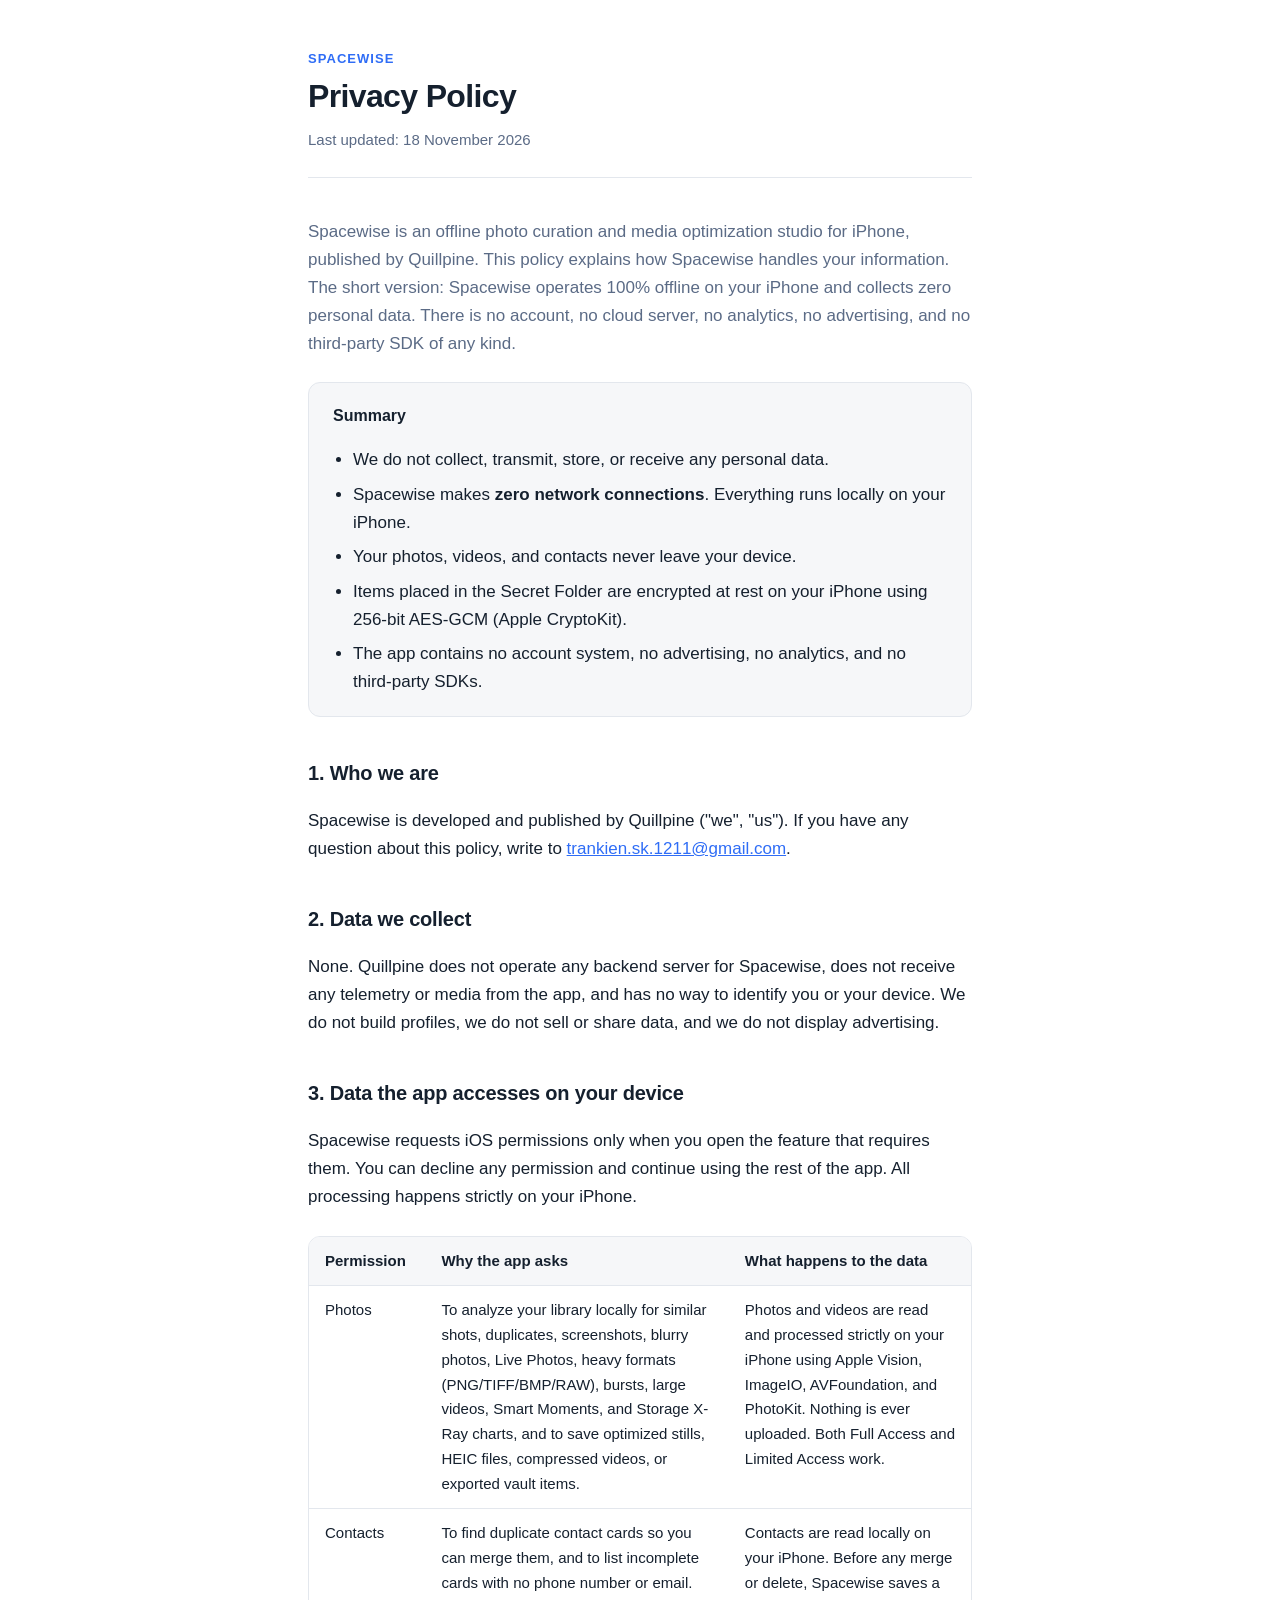
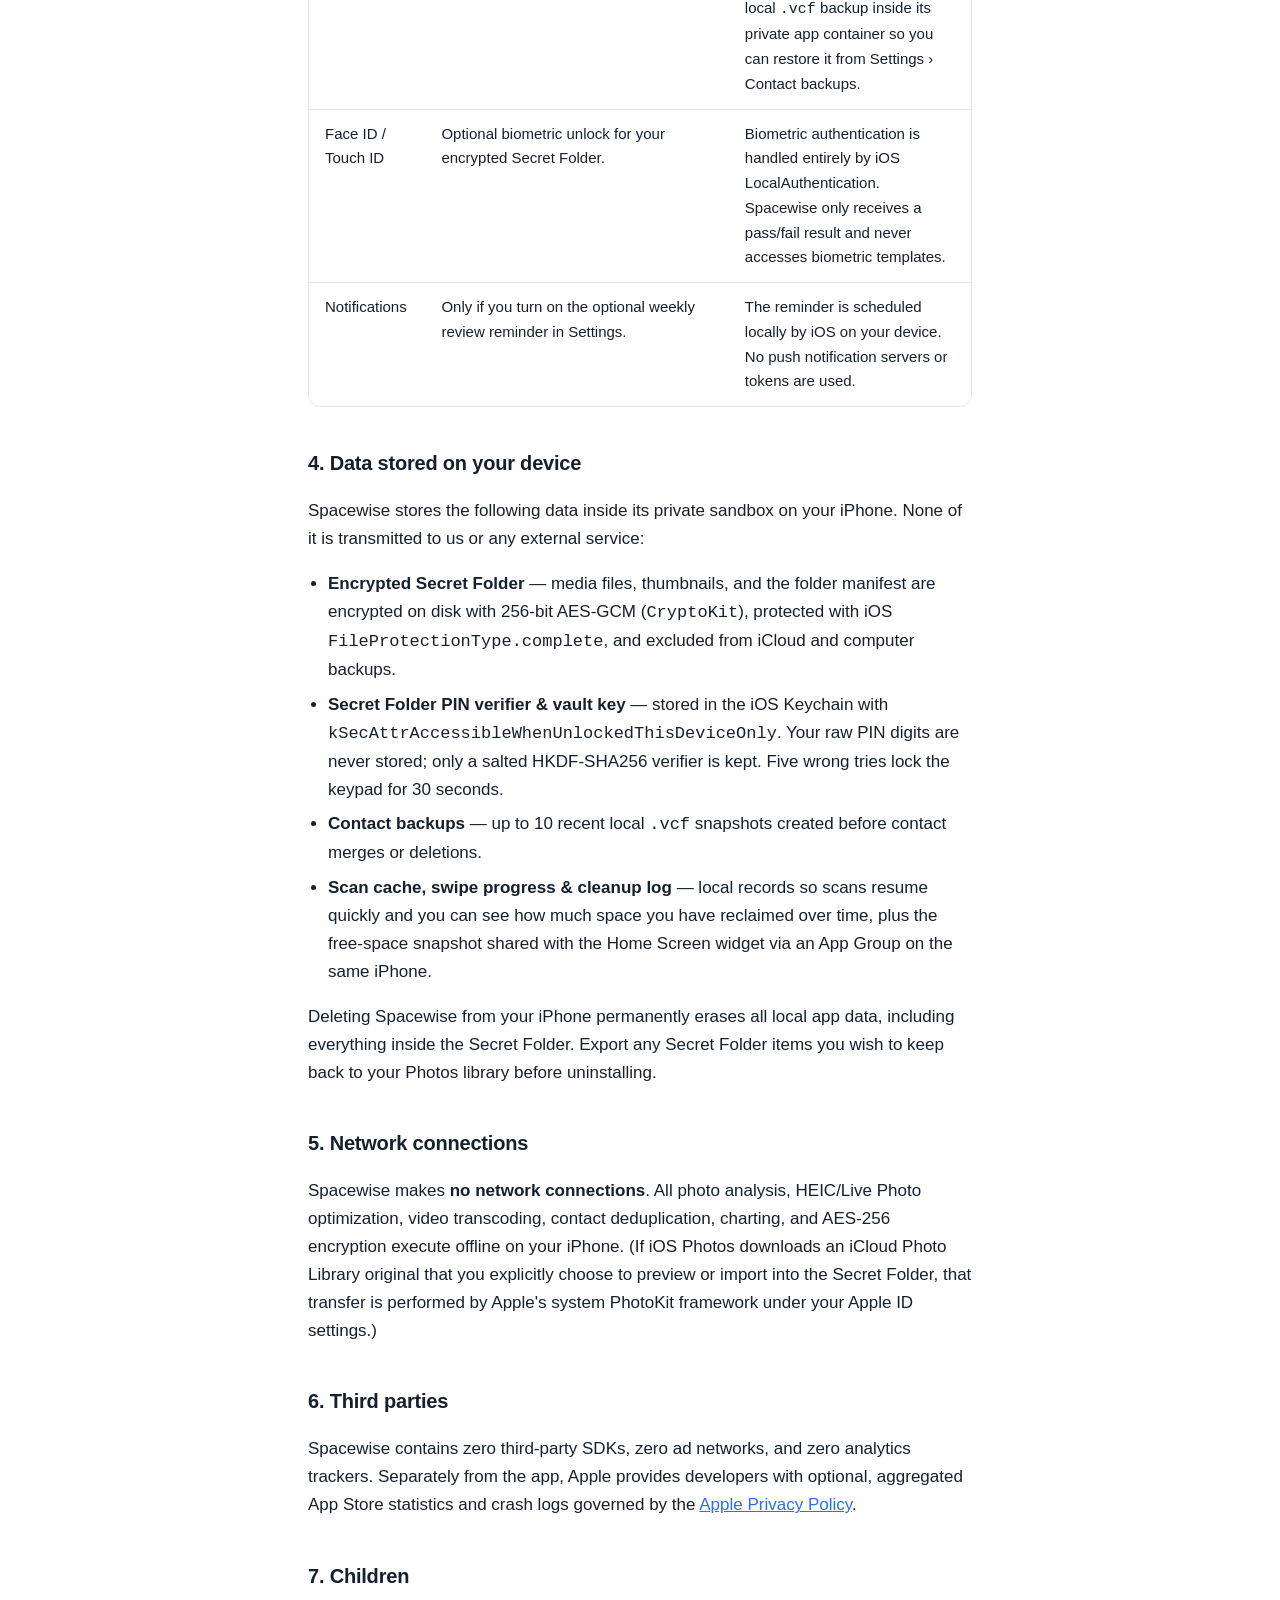
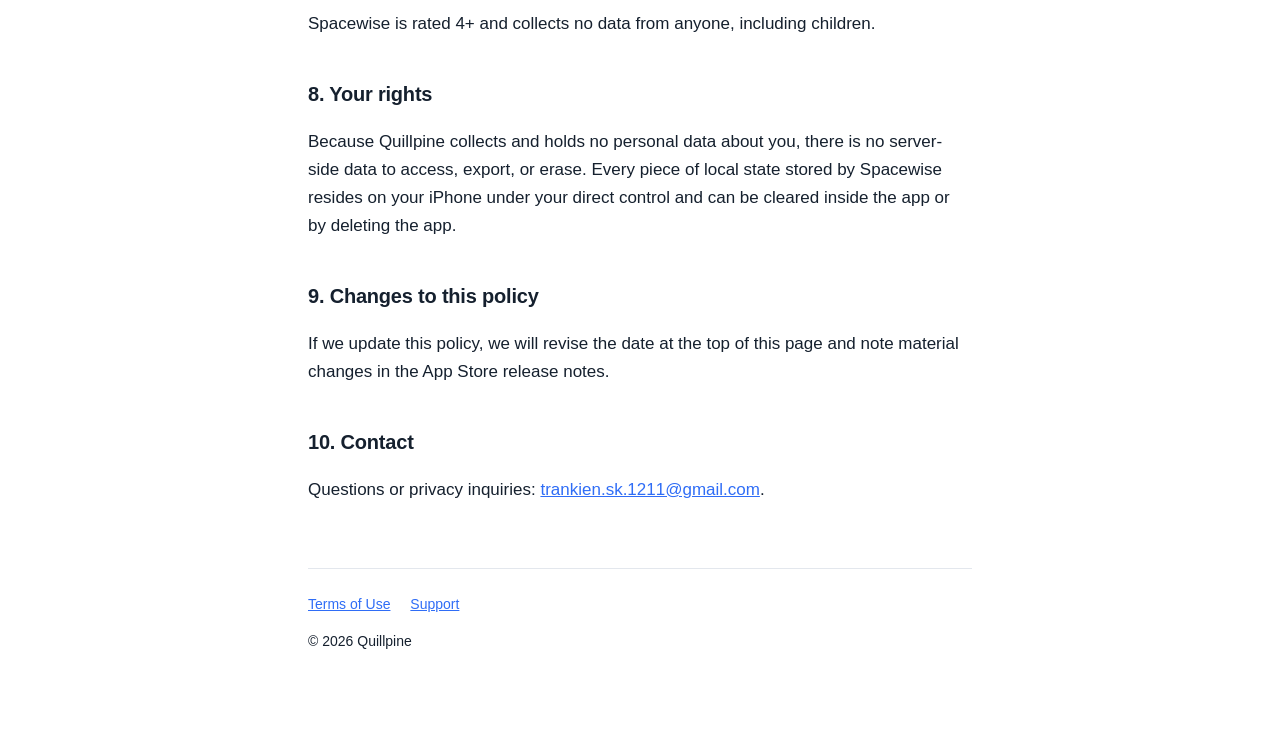
<file: privacy/index.html>
<!doctype html>
<html lang="en">
<head>
<meta charset="utf-8">
<meta name="viewport" content="width=device-width, initial-scale=1">
<title>Privacy Policy — Spacewise</title>
<link rel="stylesheet" href="../assets/style.css">
</head>
<body>
<div class="wrap">

<header class="page">
  <p class="eyebrow">Spacewise</p>
  <h1>Privacy Policy</h1>
  <p class="meta">Last updated: 18 November 2026</p>
</header>

<p class="lede">Spacewise is an offline photo curation and media optimization studio for iPhone, published by Quillpine. This policy explains how Spacewise handles your information. The short version: Spacewise operates 100% offline on your iPhone and collects zero personal data. There is no account, no cloud server, no analytics, no advertising, and no third-party SDK of any kind.</p>

<div class="card">
  <h3>Summary</h3>
  <ul>
    <li>We do not collect, transmit, store, or receive any personal data.</li>
    <li>Spacewise makes <strong>zero network connections</strong>. Everything runs locally on your iPhone.</li>
    <li>Your photos, videos, and contacts never leave your device.</li>
    <li>Items placed in the Secret Folder are encrypted at rest on your iPhone using 256-bit AES-GCM (Apple CryptoKit).</li>
    <li>The app contains no account system, no advertising, no analytics, and no third-party SDKs.</li>
  </ul>
</div>

<h2>1. Who we are</h2>
<p>Spacewise is developed and published by Quillpine ("we", "us"). If you have any question about this policy, write to <a href="mailto:trankien.sk.1211@gmail.com">trankien.sk.1211@gmail.com</a>.</p>

<h2>2. Data we collect</h2>
<p>None. Quillpine does not operate any backend server for Spacewise, does not receive any telemetry or media from the app, and has no way to identify you or your device. We do not build profiles, we do not sell or share data, and we do not display advertising.</p>

<h2>3. Data the app accesses on your device</h2>
<p>Spacewise requests iOS permissions only when you open the feature that requires them. You can decline any permission and continue using the rest of the app. All processing happens strictly on your iPhone.</p>

<div class="table-scroll">
<table>
  <thead>
    <tr><th>Permission</th><th>Why the app asks</th><th>What happens to the data</th></tr>
  </thead>
  <tbody>
    <tr>
      <td>Photos</td>
      <td>To analyze your library locally for similar shots, duplicates, screenshots, blurry photos, Live Photos, heavy formats (PNG/TIFF/BMP/RAW), bursts, large videos, Smart Moments, and Storage X-Ray charts, and to save optimized stills, HEIC files, compressed videos, or exported vault items.</td>
      <td>Photos and videos are read and processed strictly on your iPhone using Apple Vision, ImageIO, AVFoundation, and PhotoKit. Nothing is ever uploaded. Both Full Access and Limited Access work.</td>
    </tr>
    <tr>
      <td>Contacts</td>
      <td>To find duplicate contact cards so you can merge them, and to list incomplete cards with no phone number or email.</td>
      <td>Contacts are read locally on your iPhone. Before any merge or delete, Spacewise saves a local <code>.vcf</code> backup inside its private app container so you can restore it from Settings &rsaquo; Contact backups.</td>
    </tr>
    <tr>
      <td>Face ID / Touch ID</td>
      <td>Optional biometric unlock for your encrypted Secret Folder.</td>
      <td>Biometric authentication is handled entirely by iOS LocalAuthentication. Spacewise only receives a pass/fail result and never accesses biometric templates.</td>
    </tr>
    <tr>
      <td>Notifications</td>
      <td>Only if you turn on the optional weekly review reminder in Settings.</td>
      <td>The reminder is scheduled locally by iOS on your device. No push notification servers or tokens are used.</td>
    </tr>
  </tbody>
</table>
</div>

<h2>4. Data stored on your device</h2>
<p>Spacewise stores the following data inside its private sandbox on your iPhone. None of it is transmitted to us or any external service:</p>
<ul>
  <li><strong>Encrypted Secret Folder</strong> — media files, thumbnails, and the folder manifest are encrypted on disk with 256-bit AES-GCM (<code>CryptoKit</code>), protected with iOS <code>FileProtectionType.complete</code>, and excluded from iCloud and computer backups.</li>
  <li><strong>Secret Folder PIN verifier &amp; vault key</strong> — stored in the iOS Keychain with <code>kSecAttrAccessibleWhenUnlockedThisDeviceOnly</code>. Your raw PIN digits are never stored; only a salted HKDF-SHA256 verifier is kept. Five wrong tries lock the keypad for 30 seconds.</li>
  <li><strong>Contact backups</strong> — up to 10 recent local <code>.vcf</code> snapshots created before contact merges or deletions.</li>
  <li><strong>Scan cache, swipe progress &amp; cleanup log</strong> — local records so scans resume quickly and you can see how much space you have reclaimed over time, plus the free-space snapshot shared with the Home Screen widget via an App Group on the same iPhone.</li>
</ul>
<p>Deleting Spacewise from your iPhone permanently erases all local app data, including everything inside the Secret Folder. Export any Secret Folder items you wish to keep back to your Photos library before uninstalling.</p>

<h2>5. Network connections</h2>
<p>Spacewise makes <strong>no network connections</strong>. All photo analysis, HEIC/Live Photo optimization, video transcoding, contact deduplication, charting, and AES-256 encryption execute offline on your iPhone. (If iOS Photos downloads an iCloud Photo Library original that you explicitly choose to preview or import into the Secret Folder, that transfer is performed by Apple's system PhotoKit framework under your Apple ID settings.)</p>

<h2>6. Third parties</h2>
<p>Spacewise contains zero third-party SDKs, zero ad networks, and zero analytics trackers. Separately from the app, Apple provides developers with optional, aggregated App Store statistics and crash logs governed by the <a href="https://www.apple.com/legal/privacy/" rel="noopener">Apple Privacy Policy</a>.</p>

<h2>7. Children</h2>
<p>Spacewise is rated 4+ and collects no data from anyone, including children.</p>

<h2>8. Your rights</h2>
<p>Because Quillpine collects and holds no personal data about you, there is no server-side data to access, export, or erase. Every piece of local state stored by Spacewise resides on your iPhone under your direct control and can be cleared inside the app or by deleting the app.</p>

<h2>9. Changes to this policy</h2>
<p>If we update this policy, we will revise the date at the top of this page and note material changes in the App Store release notes.</p>

<h2>10. Contact</h2>
<p>Questions or privacy inquiries: <a href="mailto:trankien.sk.1211@gmail.com">trankien.sk.1211@gmail.com</a>.</p>

<footer class="page">
  <a href="../terms/">Terms of Use</a>
  <a href="../support/">Support</a>
  <p>&copy; 2026 Quillpine</p>
</footer>

</div>
</body>
</html>
</file>
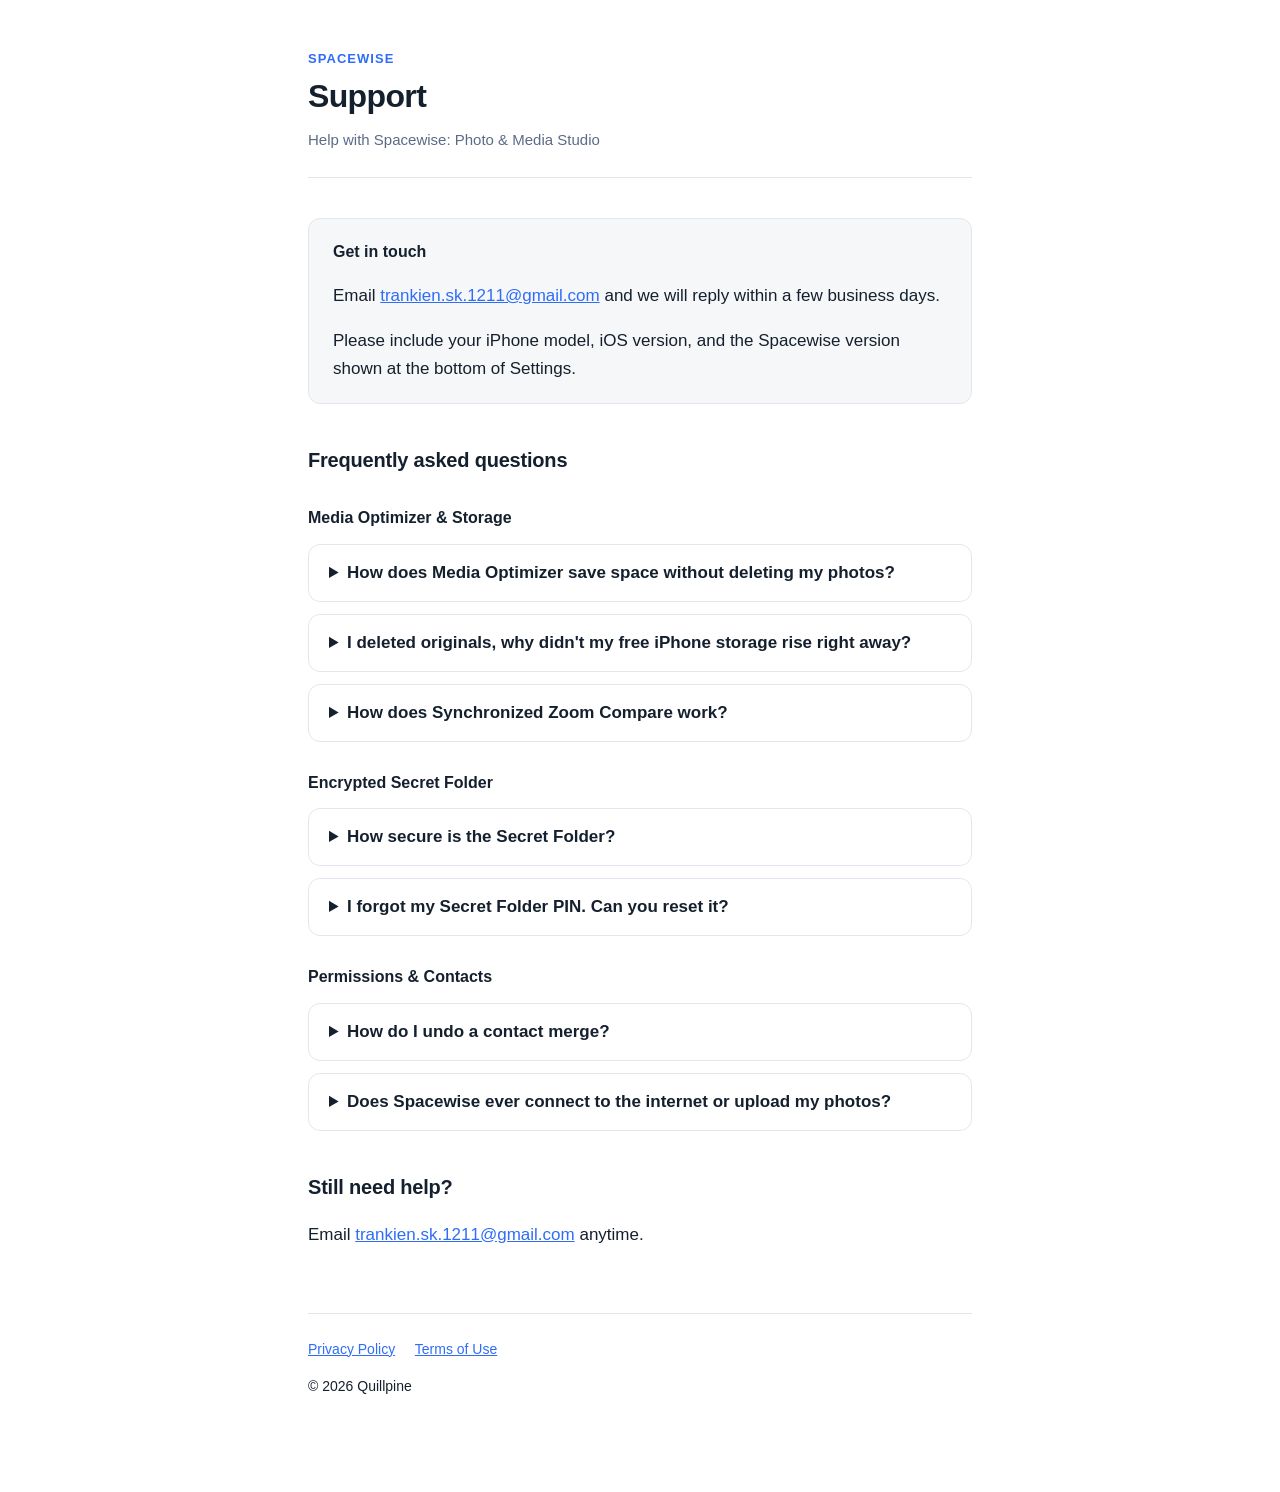
<file: support/index.html>
<!doctype html>
<html lang="en">
<head>
<meta charset="utf-8">
<meta name="viewport" content="width=device-width, initial-scale=1">
<title>Support — Spacewise</title>
<link rel="stylesheet" href="../assets/style.css">
</head>
<body>
<div class="wrap">

<header class="page">
  <p class="eyebrow">Spacewise</p>
  <h1>Support</h1>
  <p class="meta">Help with Spacewise: Photo &amp; Media Studio</p>
</header>

<div class="card">
  <h3>Get in touch</h3>
  <p>Email <a href="mailto:trankien.sk.1211@gmail.com?subject=Spacewise">trankien.sk.1211@gmail.com</a> and we will reply within a few business days.</p>
  <p>Please include your iPhone model, iOS version, and the Spacewise version shown at the bottom of Settings.</p>
</div>

<h2>Frequently asked questions</h2>

<h3>Media Optimizer &amp; Storage</h3>

<details>
  <summary>How does Media Optimizer save space without deleting my photos?</summary>
  <p><strong>Live &rarr; Still</strong> strips the hidden 3-second motion video clip attached to a Live Photo while saving the exact full-resolution still image (preserving EXIF capture date, GPS coordinates, and Favorite heart). <strong>PNG/RAW &rarr; HEIC</strong> converts heavy uncompressed or lossless files into Apple's efficient HEIC format only when at least 15% space is saved.</p>
  <p>In both modes, Spacewise saves the optimized copy to Photos first, then asks whether you want to move the heavier originals to Recently Deleted.</p>
</details>

<details>
  <summary>I deleted originals, why didn't my free iPhone storage rise right away?</summary>
  <p>iOS moves deleted photos and videos into <strong>Photos &rsaquo; Albums &rsaquo; Recently Deleted</strong> for roughly 30 days as a safety net. To reclaim disk space immediately, open the Photos app, go to Recently Deleted, and empty that album.</p>
</details>

<details>
  <summary>How does Synchronized Zoom Compare work?</summary>
  <p>Open <strong>Similar &amp; Duplicates</strong> or <strong>Bursts</strong> and tap <strong>Compare</strong> on any group. Pinch or drag on either photo to zoom (up to 5&times;) and pan both shots in lockstep, inspect their focus sharpness score, megapixel count, codec, and file size, then tap <strong>Keep Only A</strong> or <strong>Keep Only B</strong>.</p>
</details>

<h3>Encrypted Secret Folder</h3>

<details>
  <summary>How secure is the Secret Folder?</summary>
  <p>Every photo, video, thumbnail, and manifest inside the Secret Folder is encrypted on disk using <strong>256-bit AES-GCM</strong> (Apple CryptoKit) under <code>FileProtectionType.complete</code> and excluded from backups. Photos are decrypted strictly in memory when viewed, and your PIN is verified via a salted HKDF-SHA256 digest stored only in this iPhone's Keychain.</p>
</details>

<details>
  <summary>I forgot my Secret Folder PIN. Can you reset it?</summary>
  <p>No. Because Spacewise operates 100% offline with zero servers or backdoors, we have no access to your PIN or encryption keys. Deleting the app is the only way to reset the folder, and doing so <strong>permanently erases all encrypted items inside it</strong>. Always export important items back to Photos before deleting Spacewise or switching iPhones.</p>
</details>

<h3>Permissions &amp; Contacts</h3>

<details>
  <summary>How do I undo a contact merge?</summary>
  <p>Spacewise automatically saves a local <code>.vcf</code> backup before every merge or delete. Open <strong>Settings &rsaquo; Contact backups</strong> inside Spacewise to restore a previous snapshot.</p>
</details>

<details>
  <summary>Does Spacewise ever connect to the internet or upload my photos?</summary>
  <p>Never. Spacewise makes zero network connections, has no analytics or ad SDKs, and processes everything locally on your iPhone. Read our <a href="../privacy/">Privacy Policy</a> for complete details.</p>
</details>

<h2>Still need help?</h2>
<p>Email <a href="mailto:trankien.sk.1211@gmail.com?subject=Spacewise">trankien.sk.1211@gmail.com</a> anytime.</p>

<footer class="page">
  <a href="../privacy/">Privacy Policy</a>
  <a href="../terms/">Terms of Use</a>
  <p>&copy; 2026 Quillpine</p>
</footer>

</div>
</body>
</html>
</file>
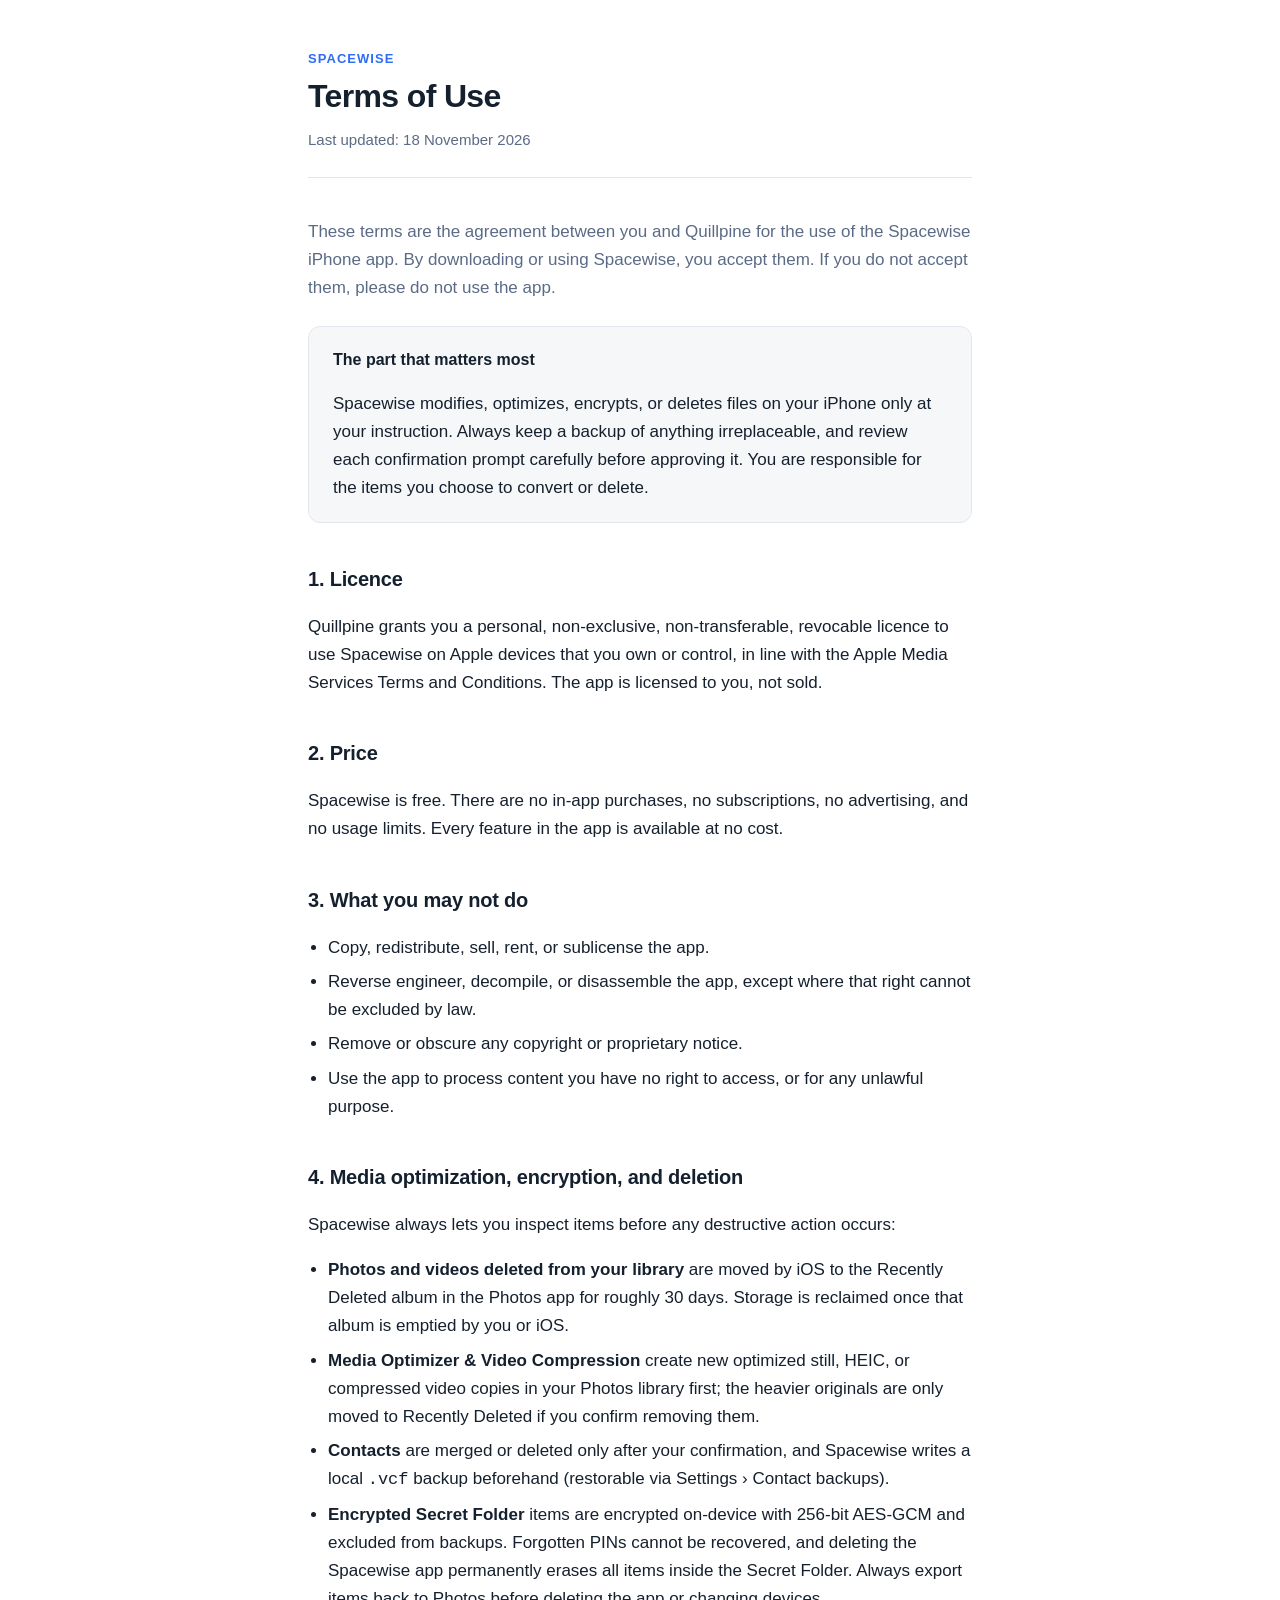
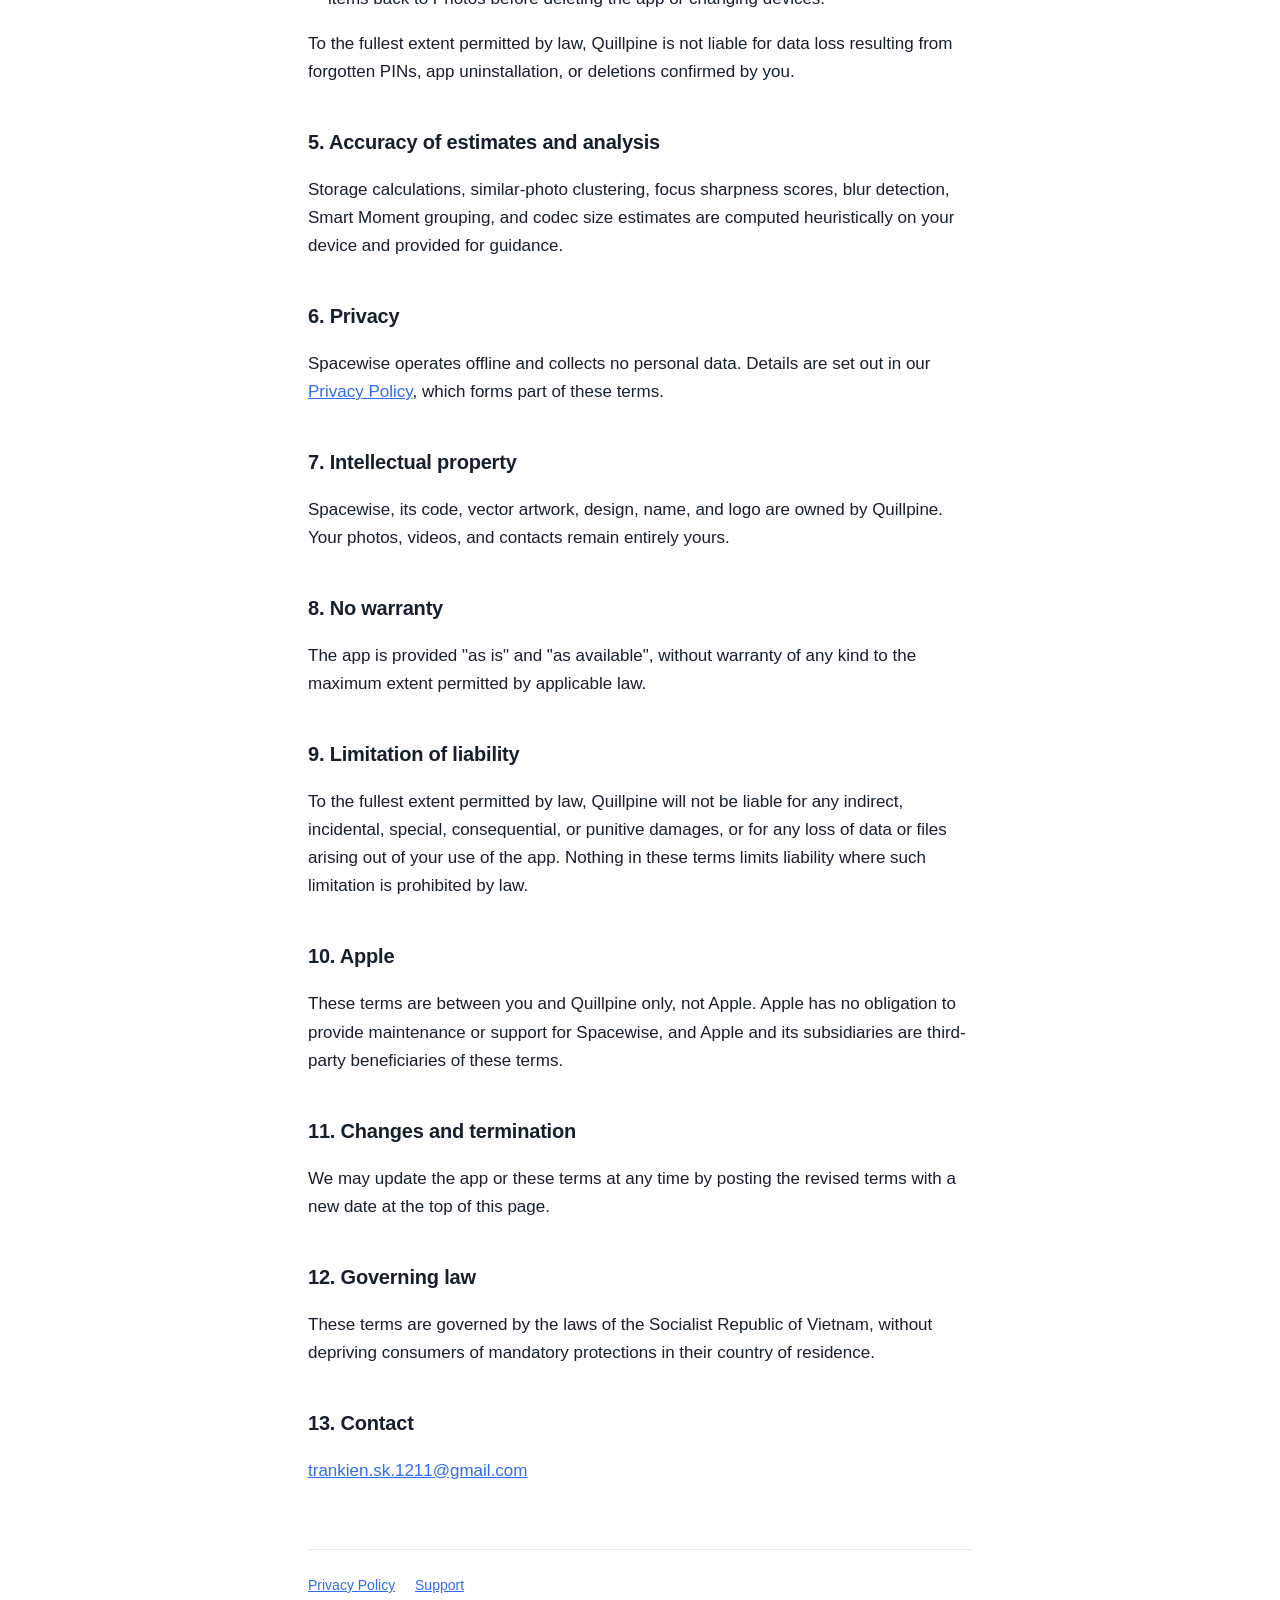
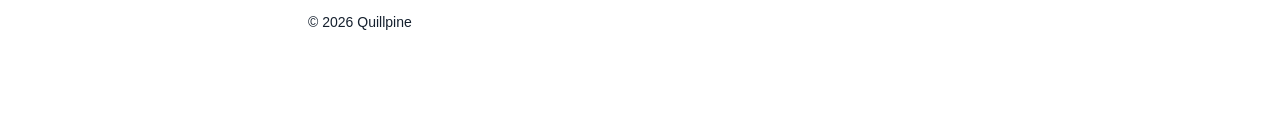
<file: terms/index.html>
<!doctype html>
<html lang="en">
<head>
<meta charset="utf-8">
<meta name="viewport" content="width=device-width, initial-scale=1">
<title>Terms of Use — Spacewise</title>
<link rel="stylesheet" href="../assets/style.css">
</head>
<body>
<div class="wrap">

<header class="page">
  <p class="eyebrow">Spacewise</p>
  <h1>Terms of Use</h1>
  <p class="meta">Last updated: 18 November 2026</p>
</header>

<p class="lede">These terms are the agreement between you and Quillpine for the use of the Spacewise iPhone app. By downloading or using Spacewise, you accept them. If you do not accept them, please do not use the app.</p>

<div class="card">
  <h3>The part that matters most</h3>
  <p>Spacewise modifies, optimizes, encrypts, or deletes files on your iPhone only at your instruction. Always keep a backup of anything irreplaceable, and review each confirmation prompt carefully before approving it. You are responsible for the items you choose to convert or delete.</p>
</div>

<h2>1. Licence</h2>
<p>Quillpine grants you a personal, non-exclusive, non-transferable, revocable licence to use Spacewise on Apple devices that you own or control, in line with the Apple Media Services Terms and Conditions. The app is licensed to you, not sold.</p>

<h2>2. Price</h2>
<p>Spacewise is free. There are no in-app purchases, no subscriptions, no advertising, and no usage limits. Every feature in the app is available at no cost.</p>

<h2>3. What you may not do</h2>
<ul>
  <li>Copy, redistribute, sell, rent, or sublicense the app.</li>
  <li>Reverse engineer, decompile, or disassemble the app, except where that right cannot be excluded by law.</li>
  <li>Remove or obscure any copyright or proprietary notice.</li>
  <li>Use the app to process content you have no right to access, or for any unlawful purpose.</li>
</ul>

<h2>4. Media optimization, encryption, and deletion</h2>
<p>Spacewise always lets you inspect items before any destructive action occurs:</p>
<ul>
  <li><strong>Photos and videos deleted from your library</strong> are moved by iOS to the Recently Deleted album in the Photos app for roughly 30 days. Storage is reclaimed once that album is emptied by you or iOS.</li>
  <li><strong>Media Optimizer &amp; Video Compression</strong> create new optimized still, HEIC, or compressed video copies in your Photos library first; the heavier originals are only moved to Recently Deleted if you confirm removing them.</li>
  <li><strong>Contacts</strong> are merged or deleted only after your confirmation, and Spacewise writes a local <code>.vcf</code> backup beforehand (restorable via Settings &rsaquo; Contact backups).</li>
  <li><strong>Encrypted Secret Folder</strong> items are encrypted on-device with 256-bit AES-GCM and excluded from backups. Forgotten PINs cannot be recovered, and deleting the Spacewise app permanently erases all items inside the Secret Folder. Always export items back to Photos before deleting the app or changing devices.</li>
</ul>
<p>To the fullest extent permitted by law, Quillpine is not liable for data loss resulting from forgotten PINs, app uninstallation, or deletions confirmed by you.</p>

<h2>5. Accuracy of estimates and analysis</h2>
<p>Storage calculations, similar-photo clustering, focus sharpness scores, blur detection, Smart Moment grouping, and codec size estimates are computed heuristically on your device and provided for guidance.</p>

<h2>6. Privacy</h2>
<p>Spacewise operates offline and collects no personal data. Details are set out in our <a href="../privacy/">Privacy Policy</a>, which forms part of these terms.</p>

<h2>7. Intellectual property</h2>
<p>Spacewise, its code, vector artwork, design, name, and logo are owned by Quillpine. Your photos, videos, and contacts remain entirely yours.</p>

<h2>8. No warranty</h2>
<p>The app is provided "as is" and "as available", without warranty of any kind to the maximum extent permitted by applicable law.</p>

<h2>9. Limitation of liability</h2>
<p>To the fullest extent permitted by law, Quillpine will not be liable for any indirect, incidental, special, consequential, or punitive damages, or for any loss of data or files arising out of your use of the app. Nothing in these terms limits liability where such limitation is prohibited by law.</p>

<h2>10. Apple</h2>
<p>These terms are between you and Quillpine only, not Apple. Apple has no obligation to provide maintenance or support for Spacewise, and Apple and its subsidiaries are third-party beneficiaries of these terms.</p>

<h2>11. Changes and termination</h2>
<p>We may update the app or these terms at any time by posting the revised terms with a new date at the top of this page.</p>

<h2>12. Governing law</h2>
<p>These terms are governed by the laws of the Socialist Republic of Vietnam, without depriving consumers of mandatory protections in their country of residence.</p>

<h2>13. Contact</h2>
<p><a href="mailto:trankien.sk.1211@gmail.com">trankien.sk.1211@gmail.com</a></p>

<footer class="page">
  <a href="../privacy/">Privacy Policy</a>
  <a href="../support/">Support</a>
  <p>&copy; 2026 Quillpine</p>
</footer>

</div>
</body>
</html>
</file>
<file: assets/style.css>
:root {
  --bg: #ffffff;
  --surface: #f6f7f9;
  --text: #15202e;
  --muted: #5b6b86;
  --border: #e3e7ed;
  --accent: #2f6df6;
  --radius: 12px;
}

@media (prefers-color-scheme: dark) {
  :root {
    --bg: #11161d;
    --surface: #182029;
    --text: #e9eef5;
    --muted: #9fb0c6;
    --border: #273240;
    --accent: #6c9bff;
  }
}

* { box-sizing: border-box; }

body {
  margin: 0;
  background: var(--bg);
  color: var(--text);
  font: 17px/1.65 -apple-system, BlinkMacSystemFont, "Segoe UI", Roboto, Helvetica, Arial, sans-serif;
  -webkit-text-size-adjust: 100%;
}

.wrap {
  max-width: 44rem;
  margin: 0 auto;
  padding: 3rem 1.25rem 5rem;
}

header.page {
  border-bottom: 1px solid var(--border);
  padding-bottom: 1.5rem;
  margin-bottom: 2.5rem;
}

.eyebrow {
  font-size: 0.8125rem;
  font-weight: 600;
  letter-spacing: 0.08em;
  text-transform: uppercase;
  color: var(--accent);
  margin: 0 0 0.5rem;
}

h1 {
  font-size: 2rem;
  line-height: 1.2;
  margin: 0 0 0.75rem;
  letter-spacing: -0.02em;
}

h2 {
  font-size: 1.25rem;
  margin: 2.5rem 0 0.75rem;
  letter-spacing: -0.01em;
}

h3 {
  font-size: 1rem;
  margin: 1.75rem 0 0.5rem;
}

p, li { color: var(--text); }

.lede, .meta { color: var(--muted); }

.meta {
  font-size: 0.9375rem;
  margin: 0;
}

ul, ol { padding-left: 1.25rem; }

li { margin: 0.4rem 0; }

a { color: var(--accent); }

.card {
  background: var(--surface);
  border: 1px solid var(--border);
  border-radius: var(--radius);
  padding: 1.25rem 1.5rem;
  margin: 1.5rem 0;
}

.card :first-child { margin-top: 0; }
.card :last-child { margin-bottom: 0; }

.table-scroll {
  overflow-x: auto;
  margin: 1.5rem 0;
  border: 1px solid var(--border);
  border-radius: var(--radius);
}

table {
  border-collapse: collapse;
  width: 100%;
  min-width: 32rem;
  font-size: 0.9375rem;
}

th, td {
  text-align: left;
  padding: 0.75rem 1rem;
  border-bottom: 1px solid var(--border);
  vertical-align: top;
}

th {
  background: var(--surface);
  font-weight: 600;
}

tr:last-child td { border-bottom: 0; }

details {
  border: 1px solid var(--border);
  border-radius: var(--radius);
  padding: 0.875rem 1.25rem;
  margin: 0.75rem 0;
}

summary {
  cursor: pointer;
  font-weight: 600;
}

details[open] summary { margin-bottom: 0.5rem; }

footer.page {
  border-top: 1px solid var(--border);
  margin-top: 4rem;
  padding-top: 1.5rem;
  font-size: 0.875rem;
  color: var(--muted);
}

footer.page a { margin-right: 1rem; }
</file>
